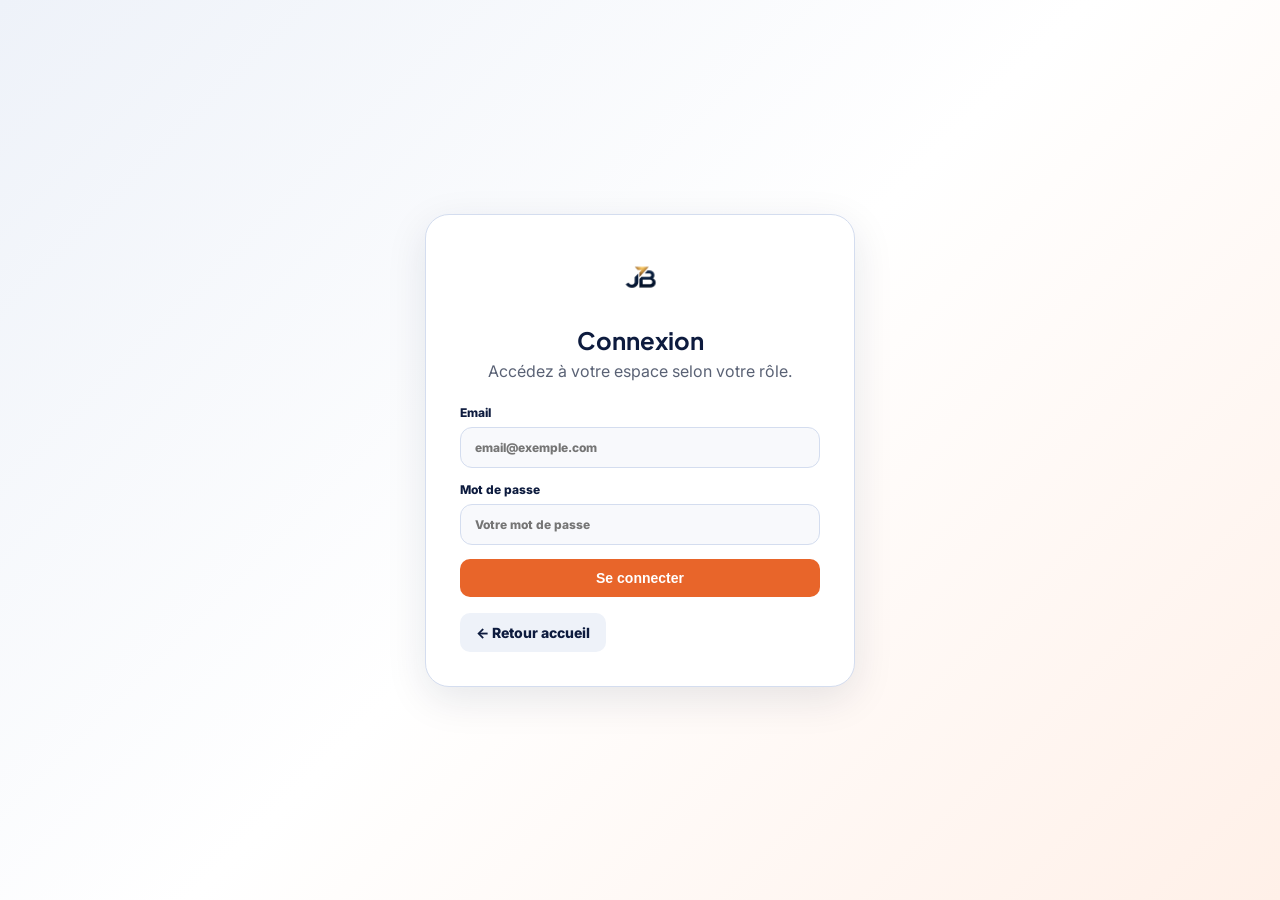
<file: login.html>
<!DOCTYPE html>
<html lang="fr">
<head>
<meta charset="UTF-8">
<meta name="viewport" content="width=device-width,initial-scale=1">

<title>Connexion — JAM'BOUYO Academy</title>

<link href="https://fonts.googleapis.com/css2?family=Inter:wght@400;600;700;800&family=Plus+Jakarta+Sans:wght@700;800&display=swap" rel="stylesheet">

<style>
:root{
  --white:#FFFFFF;
  --off:#F7F8FC;
  --blue:#0D1B3E;
  --blue2:#1A3A8F;
  --orange:#E8652A;
  --text:#5A6275;
  --border:#D4DDEF;
  --light:#EEF2F9;
  --shadow:0 12px 40px rgba(13,27,62,.10);
  --radius:20px;
}

*{
  box-sizing:border-box;
  margin:0;
  padding:0;
}

body{
  font-family:Inter,system-ui,-apple-system,BlinkMacSystemFont,"Segoe UI",sans-serif;
  background:var(--off);
  color:var(--blue);
}

a{
  text-decoration:none;
  color:inherit;
}

.jb-shell{
  min-height:100vh;
  display:grid;
  grid-template-columns:280px 1fr;
}

.jb-sidebar{
  background:var(--blue);
  color:#fff;
  padding:28px 22px;
  position:sticky;
  top:0;
  height:100vh;
}

.jb-brand{
  display:flex;
  align-items:center;
  gap:12px;
  margin-bottom:36px;
}

.jb-brand img{
  width:42px;
  height:42px;
  object-fit:contain;
  background:white;
  border-radius:12px;
}

.jb-brand strong{
  display:block;
  font-size:16px;
  letter-spacing:.08em;
}

.jb-brand small{
  font-size:10px;
  letter-spacing:.22em;
  color:rgba(255,255,255,.55);
  text-transform:uppercase;
}

.jb-menu{
  display:grid;
  gap:8px;
}

.jb-menu button,
.jb-menu a{
  border:0;
  background:transparent;
  color:rgba(255,255,255,.72);
  text-align:left;
  padding:13px 14px;
  border-radius:12px;
  font-weight:700;
  font-size:14px;
  cursor:pointer;
}

.jb-menu button.active,
.jb-menu button:hover,
.jb-menu a:hover{
  background:rgba(255,255,255,.10);
  color:#fff;
}

.jb-main{
  padding:32px;
  min-width:0;
}

.jb-top{
  display:flex;
  justify-content:space-between;
  align-items:center;
  margin-bottom:28px;
  gap:18px;
}

.jb-top h1{
  font-family:"Plus Jakarta Sans",Inter,sans-serif;
  font-size:clamp(26px,4vw,40px);
  letter-spacing:-.03em;
}

.jb-sub{
  color:var(--text);
  margin-top:6px;
  line-height:1.6;
}

.jb-user{
  background:white;
  border:1px solid var(--border);
  border-radius:999px;
  padding:8px 14px;
  color:var(--text);
  font-weight:700;
  font-size:13px;
  box-shadow:0 4px 14px rgba(13,27,62,.06);
}

.jb-grid{
  display:grid;
  grid-template-columns:repeat(3,1fr);
  gap:18px;
  margin-bottom:26px;
}

.jb-card{
  background:white;
  border:1px solid var(--border);
  border-radius:var(--radius);
  padding:24px;
  box-shadow:0 4px 18px rgba(13,27,62,.06);
}

.jb-card h3{
  font-size:17px;
  margin-bottom:8px;
}

.jb-card p{
  color:var(--text);
  font-size:14px;
  line-height:1.6;
}

.jb-icon{
  width:46px;
  height:46px;
  border-radius:14px;
  display:flex;
  align-items:center;
  justify-content:center;
  font-size:22px;
  background:var(--light);
  margin-bottom:14px;
}

.jb-section{
  display:none;
}

.jb-section.active{
  display:block;
}

.jb-panel{
  background:white;
  border:1px solid var(--border);
  border-radius:var(--radius);
  padding:26px;
  box-shadow:var(--shadow);
  margin-bottom:20px;
}

.jb-panel h2{
  font-size:22px;
  margin-bottom:14px;
}

.jb-list{
  display:grid;
  gap:12px;
}

.jb-row{
  display:flex;
  align-items:center;
  justify-content:space-between;
  gap:12px;
  padding:14px 16px;
  border:1px solid var(--border);
  border-radius:14px;
  background:#fff;
}

.jb-row span{
  color:var(--text);
  font-size:14px;
}

.jb-btn{
  display:inline-flex;
  align-items:center;
  justify-content:center;
  gap:8px;
  border:0;
  border-radius:10px;
  padding:11px 16px;
  font-weight:800;
  cursor:pointer;
  font-size:14px;
}

.jb-btn-primary{
  background:var(--orange);
  color:#fff;
}

.jb-btn-blue{
  background:var(--blue2);
  color:#fff;
}

.jb-btn-light{
  background:var(--light);
  color:var(--blue);
}

.jb-form{
  display:grid;
  gap:14px;
  max-width:620px;
}

.jb-two{
  display:grid;
  grid-template-columns:1fr 1fr;
  gap:12px;
}

label{
  font-size:12px;
  font-weight:800;
  color:var(--blue);
  display:grid;
  gap:7px;
}

input,
select,
textarea{
  border:1.5px solid var(--border);
  border-radius:12px;
  padding:12px 14px;
  font:inherit;
  background:#F8F9FC;
  outline:none;
}

input:focus,
select:focus,
textarea:focus{
  border-color:var(--blue2);
  background:white;
  box-shadow:0 0 0 3px rgba(26,58,143,.08);
}

.jb-empty{
  padding:24px;
  border:1px dashed var(--border);
  border-radius:16px;
  color:var(--text);
  background:#FBFCFF;
}

.jb-video{
  aspect-ratio:16/9;
  background:linear-gradient(135deg,#0D1B3E,#1A3A8F);
  border-radius:18px;
  display:flex;
  align-items:center;
  justify-content:center;
  color:white;
  font-weight:800;
  margin-top:12px;
}

.jb-mobile-top{
  display:none;
}

@media(max-width:900px){
  .jb-shell{
    grid-template-columns:1fr;
  }

  .jb-sidebar{
    position:relative;
    height:auto;
  }

  .jb-grid{
    grid-template-columns:1fr;
  }

  .jb-two{
    grid-template-columns:1fr;
  }

  .jb-main{
    padding:20px;
  }
}

body{
  min-height:100vh;
  display:flex;
  align-items:center;
  justify-content:center;
  padding:20px;
  background:linear-gradient(135deg,#EEF2F9,#fff,#FFF0E8);
}

.login-card{
  width:100%;
  max-width:430px;
  background:white;
  border:1px solid var(--border);
  border-radius:24px;
  box-shadow:var(--shadow);
  padding:34px;
}

.login-brand{
  text-align:center;
  margin-bottom:24px;
}

.login-brand img{
  width:62px;
  margin:0 auto 10px;
}

.login-brand h1{
  font-size:24px;
  font-family:"Plus Jakarta Sans",sans-serif;
}

.login-brand p{
  color:var(--text);
  margin-top:6px;
}

.login-actions{
  display:flex;
  gap:10px;
  margin-top:16px;
  flex-wrap:wrap;
}

.login-error{
  display:none;
  color:#b42318;
  background:#fff1f0;
  border:1px solid #ffd6d2;
  border-radius:12px;
  padding:10px;
  margin-top:12px;
  font-size:13px;
}
</style>
</head>

<body>

<div class="login-card">

  <div class="login-brand">
    <img src="logo-jb.png" alt="JAM'BOUYO">
    <h1>Connexion</h1>
    <p>Accédez à votre espace selon votre rôle.</p>
  </div>

  <form class="jb-form" id="loginForm" method="post">

    <label>
      Email
      <input
        name="email"
        type="email"
        placeholder="email@exemple.com"
        autocomplete="email"
        required
      >
    </label>

    <label>
      Mot de passe
      <input
        name="password"
        type="password"
        placeholder="Votre mot de passe"
        autocomplete="current-password"
        required
      >
    </label>

    <button
      class="jb-btn jb-btn-primary"
      type="submit"
      id="loginButton"
    >
      Se connecter
    </button>

    <p class="login-error" id="loginError"></p>

  </form>

  <div class="login-actions">
    <a class="jb-btn jb-btn-light" href="index.html">
      ← Retour accueil
    </a>
  </div>

</div>

<script type="module">

/*
  IMPORTANT :
  Le gestionnaire du formulaire est installé immédiatement.
  Ainsi, même si /api/config rencontre un problème,
  le mot de passe ne sera jamais envoyé dans l'URL.
*/

const loginForm = document.getElementById("loginForm");
const errorBox = document.getElementById("loginError");
const loginButton = document.getElementById("loginButton");

function showError(message){
  errorBox.textContent = message;
  errorBox.style.display = "block";
}

loginForm.addEventListener("submit", async function(e){

  e.preventDefault();

  errorBox.style.display = "none";
  loginButton.disabled = true;
  loginButton.textContent = "Connexion...";

  const email = loginForm.email.value.trim();
  const password = loginForm.password.value;

  try {

    /* 1. Récupération de la configuration Supabase */
    const response = await fetch("/api/config", {
      method: "GET",
      headers: {
        "Accept": "application/json"
      },
      cache: "no-store"
    });

    if(!response.ok){
      throw new Error("CONFIG_ERROR");
    }

    const cfg = await response.json();

    if(!cfg.supabaseUrl || !cfg.supabaseAnonKey){
      throw new Error("CONFIG_ERROR");
    }

    /* 2. Chargement de Supabase */
    const { createClient } = await import(
      "https://esm.sh/@supabase/supabase-js@2"
    );

    const supabase = createClient(
      cfg.supabaseUrl,
      cfg.supabaseAnonKey
    );

    /* 3. Connexion */
    const { data, error } =
      await supabase.auth.signInWithPassword({
        email: email,
        password: password
      });

    if(error){
      showError("Identifiants incorrects.");
      loginButton.disabled = false;
      loginButton.textContent = "Se connecter";
      return;
    }

    if(!data || !data.user){
      showError("Connexion impossible.");
      loginButton.disabled = false;
      loginButton.textContent = "Se connecter";
      return;
    }

    /* 4. Récupération du profil */
    const {
      data: profile,
      error: profileError
    } = await supabase
      .from("profiles")
      .select("*")
      .eq("id", data.user.id)
      .single();

    if(profileError || !profile){
      showError(
        "Profil introuvable. Contactez l’administrateur."
      );

      await supabase.auth.signOut();

      loginButton.disabled = false;
      loginButton.textContent = "Se connecter";
      return;
    }

    /* 5. Redirection selon le rôle */
    if(profile.role === "admin"){

      window.location.href = "admin.html";

    }else if(profile.role === "teacher"){

      window.location.href = "teacher.html";

    }else if(profile.role === "student"){

      window.location.href = "student.html";

    }else{

      showError(
        "Rôle utilisateur non reconnu. Contactez l’administrateur."
      );

      await supabase.auth.signOut();

      loginButton.disabled = false;
      loginButton.textContent = "Se connecter";
    }

  }catch(error){

    console.error("Erreur de connexion :", error);

    if(error.message === "CONFIG_ERROR"){

      showError(
        "La configuration de connexion est inaccessible. Vérifiez /api/config."
      );

    }else{

      showError(
        "Une erreur est survenue. Réessayez dans quelques instants."
      );
    }

    loginButton.disabled = false;
    loginButton.textContent = "Se connecter";
  }

});

</script>

</body>
</html>
</file>
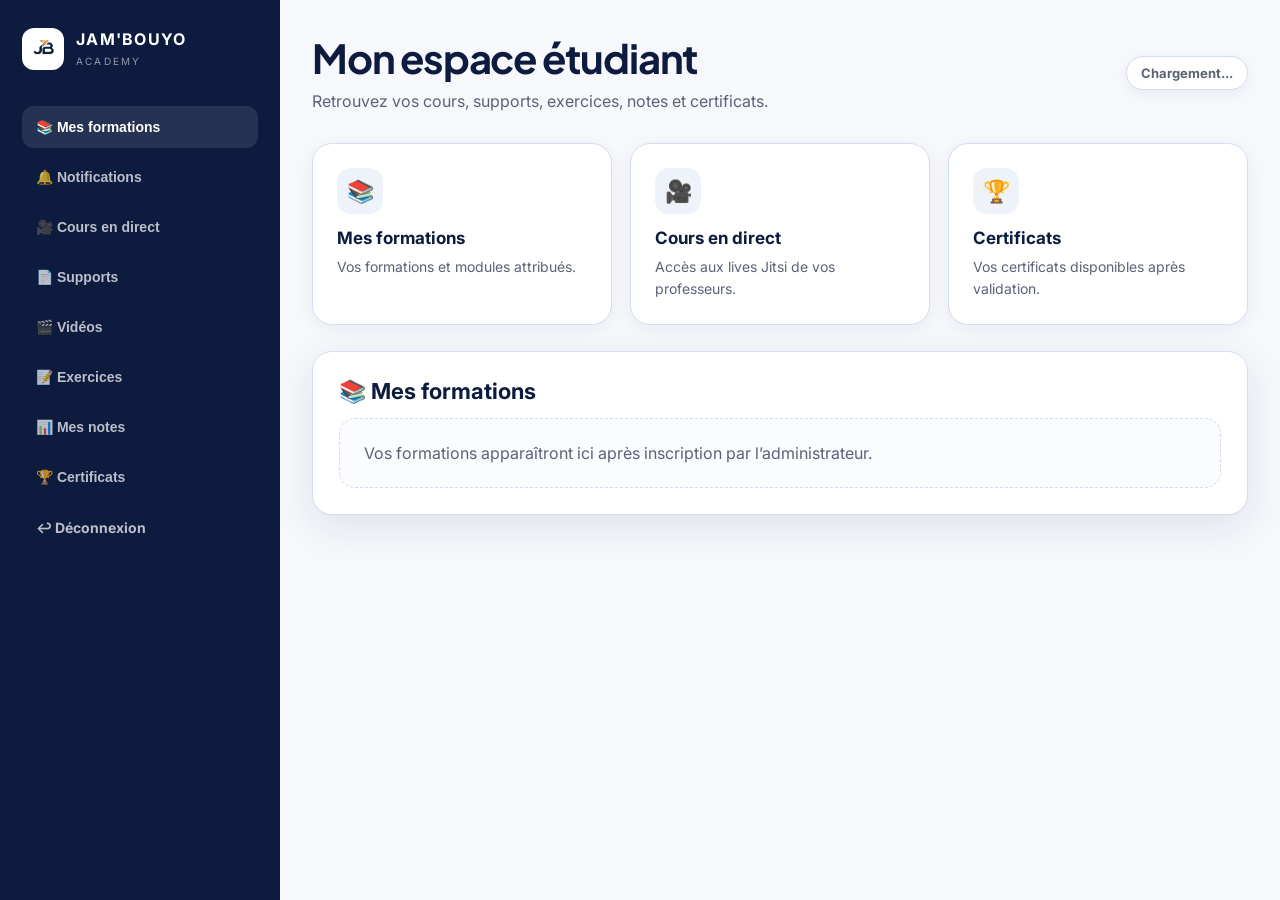
<file: student.html>
<!DOCTYPE html>
<html lang="fr"><head><meta charset="UTF-8"><meta name="viewport" content="width=device-width,initial-scale=1">
<title>Mon espace étudiant — JAM'BOUYO Academy</title>
<link href="https://fonts.googleapis.com/css2?family=Inter:wght@400;600;700;800&family=Plus+Jakarta+Sans:wght@700;800&display=swap" rel="stylesheet">
<style>
:root{
  --white:#FFFFFF;--off:#F7F8FC;--blue:#0D1B3E;--blue2:#1A3A8F;--orange:#E8652A;
  --text:#5A6275;--border:#D4DDEF;--light:#EEF2F9;--shadow:0 12px 40px rgba(13,27,62,.10);
  --radius:20px;
}
*{box-sizing:border-box;margin:0;padding:0}
body{font-family:Inter,system-ui,-apple-system,BlinkMacSystemFont,"Segoe UI",sans-serif;background:var(--off);color:var(--blue)}
a{text-decoration:none;color:inherit}
.jb-shell{min-height:100vh;display:grid;grid-template-columns:280px 1fr}
.jb-sidebar{background:var(--blue);color:#fff;padding:28px 22px;position:sticky;top:0;height:100vh}
.jb-brand{display:flex;align-items:center;gap:12px;margin-bottom:36px}
.jb-brand img{width:42px;height:42px;object-fit:contain;background:white;border-radius:12px}
.jb-brand strong{display:block;font-size:16px;letter-spacing:.08em}
.jb-brand small{font-size:10px;letter-spacing:.22em;color:rgba(255,255,255,.55);text-transform:uppercase}
.jb-menu{display:grid;gap:8px}
.jb-menu button,.jb-menu a{border:0;background:transparent;color:rgba(255,255,255,.72);text-align:left;padding:13px 14px;border-radius:12px;font-weight:700;font-size:14px;cursor:pointer}
.jb-menu button.active,.jb-menu button:hover,.jb-menu a:hover{background:rgba(255,255,255,.10);color:#fff}
.jb-main{padding:32px;min-width:0}
.jb-top{display:flex;justify-content:space-between;align-items:center;margin-bottom:28px;gap:18px}
.jb-top h1{font-family:"Plus Jakarta Sans",Inter,sans-serif;font-size:clamp(26px,4vw,40px);letter-spacing:-.03em}
.jb-sub{color:var(--text);margin-top:6px;line-height:1.6}
.jb-user{background:white;border:1px solid var(--border);border-radius:999px;padding:8px 14px;color:var(--text);font-weight:700;font-size:13px;box-shadow:0 4px 14px rgba(13,27,62,.06)}
.jb-grid{display:grid;grid-template-columns:repeat(3,1fr);gap:18px;margin-bottom:26px}
.jb-card{background:white;border:1px solid var(--border);border-radius:var(--radius);padding:24px;box-shadow:0 4px 18px rgba(13,27,62,.06)}
.jb-card h3{font-size:17px;margin-bottom:8px}
.jb-card p{color:var(--text);font-size:14px;line-height:1.6}
.jb-icon{width:46px;height:46px;border-radius:14px;display:flex;align-items:center;justify-content:center;font-size:22px;background:var(--light);margin-bottom:14px}
.jb-section{display:none}.jb-section.active{display:block}
.jb-panel{background:white;border:1px solid var(--border);border-radius:var(--radius);padding:26px;box-shadow:var(--shadow);margin-bottom:20px}
.jb-panel h2{font-size:22px;margin-bottom:14px}
.jb-list{display:grid;gap:12px}
.jb-row{display:flex;align-items:center;justify-content:space-between;gap:12px;padding:14px 16px;border:1px solid var(--border);border-radius:14px;background:#fff}
.jb-row span{color:var(--text);font-size:14px}
.jb-btn{display:inline-flex;align-items:center;justify-content:center;gap:8px;border:0;border-radius:10px;padding:11px 16px;font-weight:800;cursor:pointer;font-size:14px}
.jb-btn-primary{background:var(--orange);color:#fff}
.jb-btn-blue{background:var(--blue2);color:#fff}
.jb-btn-light{background:var(--light);color:var(--blue)}
.jb-form{display:grid;gap:14px;max-width:620px}
.jb-two{display:grid;grid-template-columns:1fr 1fr;gap:12px}
label{font-size:12px;font-weight:800;color:var(--blue);display:grid;gap:7px}
input,select,textarea{border:1.5px solid var(--border);border-radius:12px;padding:12px 14px;font:inherit;background:#F8F9FC;outline:none}
input:focus,select:focus,textarea:focus{border-color:var(--blue2);background:white;box-shadow:0 0 0 3px rgba(26,58,143,.08)}
.jb-empty{padding:24px;border:1px dashed var(--border);border-radius:16px;color:var(--text);background:#FBFCFF}
.jb-video{aspect-ratio:16/9;background:linear-gradient(135deg,#0D1B3E,#1A3A8F);border-radius:18px;display:flex;align-items:center;justify-content:center;color:white;font-weight:800;margin-top:12px}
.jb-mobile-top{display:none}
@media(max-width:900px){
  .jb-shell{grid-template-columns:1fr}
  .jb-sidebar{position:relative;height:auto}
  .jb-grid{grid-template-columns:1fr}
  .jb-two{grid-template-columns:1fr}
  .jb-main{padding:20px}
}
</style></head>
<body>
<div class="jb-shell">
  <aside class="jb-sidebar">
    <div class="jb-brand"><img src="logo-jb.png" alt="JAM'BOUYO"><div><strong>JAM'BOUYO</strong><small>Academy</small></div></div>
    <nav class="jb-menu"><button class="active" onclick="showSection(event, 'formations')">📚 Mes formations</button>
<button onclick="showSection(event, 'notifications')">🔔 Notifications</button>
<button onclick="showSection(event, 'live')">🎥 Cours en direct</button>
<button onclick="showSection(event, 'supports')">📄 Supports</button>
<button onclick="showSection(event, 'videos')">🎬 Vidéos</button>
<button onclick="showSection(event, 'exercices')">📝 Exercices</button>
<button onclick="showSection(event, 'notes')">📊 Mes notes</button>
<button onclick="showSection(event, 'certificats')">🏆 Certificats</button><a href="#" onclick="logout()">↩ Déconnexion</a></nav>
  </aside>
  <main class="jb-main">
    <div class="jb-top">
      <div><h1>Mon espace étudiant</h1><p class="jb-sub">Retrouvez vos cours, supports, exercices, notes et certificats.</p></div>
      <div class="jb-user" id="userLabel">Chargement...</div>
    </div>
    <div class="jb-grid"><div class="jb-card"><div class="jb-icon">📚</div><h3>Mes formations</h3><p>Vos formations et modules attribués.</p></div>
<div class="jb-card"><div class="jb-icon">🎥</div><h3>Cours en direct</h3><p>Accès aux lives Jitsi de vos professeurs.</p></div>
<div class="jb-card"><div class="jb-icon">🏆</div><h3>Certificats</h3><p>Vos certificats disponibles après validation.</p></div></div>
    
<section id="formations" class="jb-section active">
  <div class="jb-panel"><h2>📚 Mes formations</h2><div class="jb-empty">Vos formations apparaîtront ici après inscription par l’administrateur.</div></div>
</section>
<section id="notifications" class="jb-section">
  <div class="jb-panel"><h2>🔔 Mes notifications</h2><div class="jb-empty">Aucune notification pour le moment.</div></div>
</section>
<section id="live" class="jb-section">
  <div class="jb-panel"><h2>🎥 Mes cours en direct</h2><div class="jb-empty">Les lives créés par vos professeurs apparaîtront ici.</div></div>
</section>
<section id="supports" class="jb-section">
  <div class="jb-panel"><h2>📄 Supports</h2><div class="jb-empty">Les PDF, Word et PowerPoint déposés par vos professeurs apparaîtront ici.</div></div>
</section>
<section id="videos" class="jb-section">
  <div class="jb-panel"><h2>🎬 Vidéos de cours</h2><div class="jb-empty">Les vidéos ajoutées par vos professeurs apparaîtront ici.</div></div>
</section>
<section id="exercices" class="jb-section">
  <div class="jb-panel"><h2>📝 Exercices</h2><div class="jb-empty">Aucun exercice disponible pour le moment.</div></div>
</section>
<section id="notes" class="jb-section">
  <div class="jb-panel"><h2>📊 Mes notes</h2><div class="jb-empty">Vos notes apparaîtront ici après correction.</div></div>
</section>
<section id="certificats" class="jb-section">
  <div class="jb-panel"><h2>🏆 Certificats</h2><div class="jb-empty">Vos certificats seront disponibles ici après validation.</div></div>
</section>

  </main>
</div>
<script type="module">
import { createClient } from "https://esm.sh/@supabase/supabase-js@2";
let supabase;
async function initAuth(requiredRole){
  const cfg = await fetch('/api/config').then(r=>r.json());
  supabase = createClient(cfg.supabaseUrl, cfg.supabaseAnonKey);
  const { data: sessionData } = await supabase.auth.getSession();
  if(!sessionData.session) location.href='login.html';
  const user = sessionData.session.user;
  const { data: profile } = await supabase.from('profiles').select('*').eq('id', user.id).single();
  if(!profile || (requiredRole && profile.role !== requiredRole)) location.href='login.html';
  document.getElementById('userLabel').textContent = (profile.full_name || user.email) + " — " + profile.role;
  window.currentProfile = profile;
}
window.showSection = function(e,id){
  document.querySelectorAll('.jb-section').forEach(s=>s.classList.remove('active'));
  document.getElementById(id).classList.add('active');
  document.querySelectorAll('.jb-menu button').forEach(b=>b.classList.remove('active'));
  if(e) e.currentTarget.classList.add('active');
}
window.logout = async function(){ if(supabase) await supabase.auth.signOut(); location.href='login.html'; }
await initAuth('student');

</script>
</body></html>
</file>
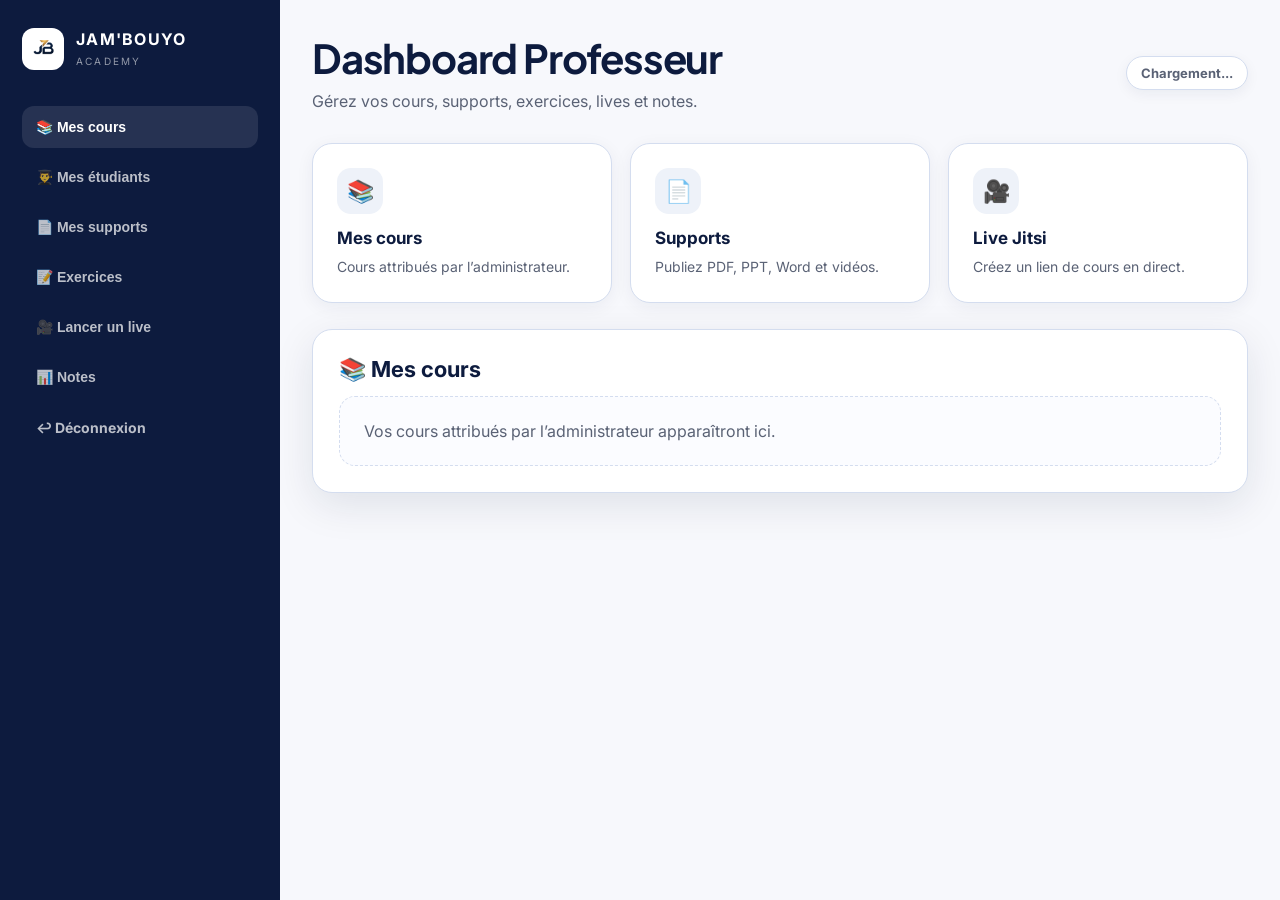
<file: teacher.html>
<!DOCTYPE html>
<html lang="fr"><head><meta charset="UTF-8"><meta name="viewport" content="width=device-width,initial-scale=1">
<title>Dashboard Professeur — JAM'BOUYO Academy</title>
<link href="https://fonts.googleapis.com/css2?family=Inter:wght@400;600;700;800&family=Plus+Jakarta+Sans:wght@700;800&display=swap" rel="stylesheet">
<style>
:root{
  --white:#FFFFFF;--off:#F7F8FC;--blue:#0D1B3E;--blue2:#1A3A8F;--orange:#E8652A;
  --text:#5A6275;--border:#D4DDEF;--light:#EEF2F9;--shadow:0 12px 40px rgba(13,27,62,.10);
  --radius:20px;
}
*{box-sizing:border-box;margin:0;padding:0}
body{font-family:Inter,system-ui,-apple-system,BlinkMacSystemFont,"Segoe UI",sans-serif;background:var(--off);color:var(--blue)}
a{text-decoration:none;color:inherit}
.jb-shell{min-height:100vh;display:grid;grid-template-columns:280px 1fr}
.jb-sidebar{background:var(--blue);color:#fff;padding:28px 22px;position:sticky;top:0;height:100vh}
.jb-brand{display:flex;align-items:center;gap:12px;margin-bottom:36px}
.jb-brand img{width:42px;height:42px;object-fit:contain;background:white;border-radius:12px}
.jb-brand strong{display:block;font-size:16px;letter-spacing:.08em}
.jb-brand small{font-size:10px;letter-spacing:.22em;color:rgba(255,255,255,.55);text-transform:uppercase}
.jb-menu{display:grid;gap:8px}
.jb-menu button,.jb-menu a{border:0;background:transparent;color:rgba(255,255,255,.72);text-align:left;padding:13px 14px;border-radius:12px;font-weight:700;font-size:14px;cursor:pointer}
.jb-menu button.active,.jb-menu button:hover,.jb-menu a:hover{background:rgba(255,255,255,.10);color:#fff}
.jb-main{padding:32px;min-width:0}
.jb-top{display:flex;justify-content:space-between;align-items:center;margin-bottom:28px;gap:18px}
.jb-top h1{font-family:"Plus Jakarta Sans",Inter,sans-serif;font-size:clamp(26px,4vw,40px);letter-spacing:-.03em}
.jb-sub{color:var(--text);margin-top:6px;line-height:1.6}
.jb-user{background:white;border:1px solid var(--border);border-radius:999px;padding:8px 14px;color:var(--text);font-weight:700;font-size:13px;box-shadow:0 4px 14px rgba(13,27,62,.06)}
.jb-grid{display:grid;grid-template-columns:repeat(3,1fr);gap:18px;margin-bottom:26px}
.jb-card{background:white;border:1px solid var(--border);border-radius:var(--radius);padding:24px;box-shadow:0 4px 18px rgba(13,27,62,.06)}
.jb-card h3{font-size:17px;margin-bottom:8px}
.jb-card p{color:var(--text);font-size:14px;line-height:1.6}
.jb-icon{width:46px;height:46px;border-radius:14px;display:flex;align-items:center;justify-content:center;font-size:22px;background:var(--light);margin-bottom:14px}
.jb-section{display:none}.jb-section.active{display:block}
.jb-panel{background:white;border:1px solid var(--border);border-radius:var(--radius);padding:26px;box-shadow:var(--shadow);margin-bottom:20px}
.jb-panel h2{font-size:22px;margin-bottom:14px}
.jb-list{display:grid;gap:12px}
.jb-row{display:flex;align-items:center;justify-content:space-between;gap:12px;padding:14px 16px;border:1px solid var(--border);border-radius:14px;background:#fff}
.jb-row span{color:var(--text);font-size:14px}
.jb-btn{display:inline-flex;align-items:center;justify-content:center;gap:8px;border:0;border-radius:10px;padding:11px 16px;font-weight:800;cursor:pointer;font-size:14px}
.jb-btn-primary{background:var(--orange);color:#fff}
.jb-btn-blue{background:var(--blue2);color:#fff}
.jb-btn-light{background:var(--light);color:var(--blue)}
.jb-form{display:grid;gap:14px;max-width:620px}
.jb-two{display:grid;grid-template-columns:1fr 1fr;gap:12px}
label{font-size:12px;font-weight:800;color:var(--blue);display:grid;gap:7px}
input,select,textarea{border:1.5px solid var(--border);border-radius:12px;padding:12px 14px;font:inherit;background:#F8F9FC;outline:none}
input:focus,select:focus,textarea:focus{border-color:var(--blue2);background:white;box-shadow:0 0 0 3px rgba(26,58,143,.08)}
.jb-empty{padding:24px;border:1px dashed var(--border);border-radius:16px;color:var(--text);background:#FBFCFF}
.jb-video{aspect-ratio:16/9;background:linear-gradient(135deg,#0D1B3E,#1A3A8F);border-radius:18px;display:flex;align-items:center;justify-content:center;color:white;font-weight:800;margin-top:12px}
.jb-mobile-top{display:none}
@media(max-width:900px){
  .jb-shell{grid-template-columns:1fr}
  .jb-sidebar{position:relative;height:auto}
  .jb-grid{grid-template-columns:1fr}
  .jb-two{grid-template-columns:1fr}
  .jb-main{padding:20px}
}
</style></head>
<body>
<div class="jb-shell">
  <aside class="jb-sidebar">
    <div class="jb-brand"><img src="logo-jb.png" alt="JAM'BOUYO"><div><strong>JAM'BOUYO</strong><small>Academy</small></div></div>
    <nav class="jb-menu"><button class="active" onclick="showSection(event, 'cours')">📚 Mes cours</button>
<button onclick="showSection(event, 'etudiants')">👨‍🎓 Mes étudiants</button>
<button onclick="showSection(event, 'supports')">📄 Mes supports</button>
<button onclick="showSection(event, 'exercices')">📝 Exercices</button>
<button onclick="showSection(event, 'live')">🎥 Lancer un live</button>
<button onclick="showSection(event, 'notes')">📊 Notes</button><a href="#" onclick="logout()">↩ Déconnexion</a></nav>
  </aside>
  <main class="jb-main">
    <div class="jb-top">
      <div><h1>Dashboard Professeur</h1><p class="jb-sub">Gérez vos cours, supports, exercices, lives et notes.</p></div>
      <div class="jb-user" id="userLabel">Chargement...</div>
    </div>
    <div class="jb-grid"><div class="jb-card"><div class="jb-icon">📚</div><h3>Mes cours</h3><p>Cours attribués par l’administrateur.</p></div>
<div class="jb-card"><div class="jb-icon">📄</div><h3>Supports</h3><p>Publiez PDF, PPT, Word et vidéos.</p></div>
<div class="jb-card"><div class="jb-icon">🎥</div><h3>Live Jitsi</h3><p>Créez un lien de cours en direct.</p></div></div>
    
<section id="cours" class="jb-section active"><div class="jb-panel"><h2>📚 Mes cours</h2><div class="jb-empty">Vos cours attribués par l’administrateur apparaîtront ici.</div></div></section>
<section id="etudiants" class="jb-section"><div class="jb-panel"><h2>👨‍🎓 Mes étudiants</h2><div class="jb-empty">Les étudiants de vos formations apparaîtront ici.</div></div></section>
<section id="supports" class="jb-section"><div class="jb-panel"><h2>📄 Ajouter un support</h2><form class="jb-form"><label>Titre du support<input placeholder="Ex: Module 1 - Introduction"></label><label>Type<select><option>PDF</option><option>PowerPoint</option><option>Word</option><option>Vidéo</option></select></label><label>Lien du fichier<input placeholder="Lien Google Drive, Dropbox ou URL"></label><button class="jb-btn jb-btn-primary" type="button">Publier le support</button></form></div></section>
<section id="live" class="jb-section"><div class="jb-panel"><h2>🎥 Lancer un live Jitsi</h2><form class="jb-form" id="liveForm"><label>Nom du cours<input name="course" placeholder="Ex: IA ChatGPT - Session 1" required></label><button class="jb-btn jb-btn-primary" type="submit">Créer le live</button></form><div id="liveResult" style="margin-top:16px"></div></div></section>
<section id="exercices" class="jb-section"><div class="jb-panel"><h2>📝 Publier un exercice</h2><form class="jb-form"><label>Titre<input placeholder="Ex: Cas pratique prompt professionnel"></label><label>Consignes<textarea rows="4" placeholder="Instructions pour les étudiants"></textarea></label><button class="jb-btn jb-btn-primary" type="button">Publier</button></form></div></section>
<section id="notes" class="jb-section"><div class="jb-panel"><h2>📊 Notes</h2><div class="jb-empty">Vous pourrez attribuer les notes ici après dépôt des devoirs.</div></div></section>

  </main>
</div>
<script type="module">
import { createClient } from "https://esm.sh/@supabase/supabase-js@2";
let supabase;
async function initAuth(requiredRole){
  const cfg = await fetch('/api/config').then(r=>r.json());
  supabase = createClient(cfg.supabaseUrl, cfg.supabaseAnonKey);
  const { data: sessionData } = await supabase.auth.getSession();
  if(!sessionData.session) location.href='login.html';
  const user = sessionData.session.user;
  const { data: profile } = await supabase.from('profiles').select('*').eq('id', user.id).single();
  if(!profile || (requiredRole && profile.role !== requiredRole)) location.href='login.html';
  document.getElementById('userLabel').textContent = (profile.full_name || user.email) + " — " + profile.role;
  window.currentProfile = profile;
}
window.showSection = function(e,id){
  document.querySelectorAll('.jb-section').forEach(s=>s.classList.remove('active'));
  document.getElementById(id).classList.add('active');
  document.querySelectorAll('.jb-menu button').forEach(b=>b.classList.remove('active'));
  if(e) e.currentTarget.classList.add('active');
}
window.logout = async function(){ if(supabase) await supabase.auth.signOut(); location.href='login.html'; }
await initAuth('teacher');

document.getElementById('liveForm')?.addEventListener('submit', async (e)=>{
  e.preventDefault();
  const courseName = e.target.course.value;
  const res = await fetch('/api/create-jitsi-room',{method:'POST',headers:{'Content-Type':'application/json'},body:JSON.stringify({courseName})});
  const data = await res.json();
  document.getElementById('liveResult').innerHTML = `<div class="jb-row"><div><strong>Live créé</strong><br><span>${data.roomUrl}</span></div><a class="jb-btn jb-btn-blue" target="_blank" href="${data.roomUrl}">Ouvrir</a></div>`;
});

</script>
</body></html>
</file>
